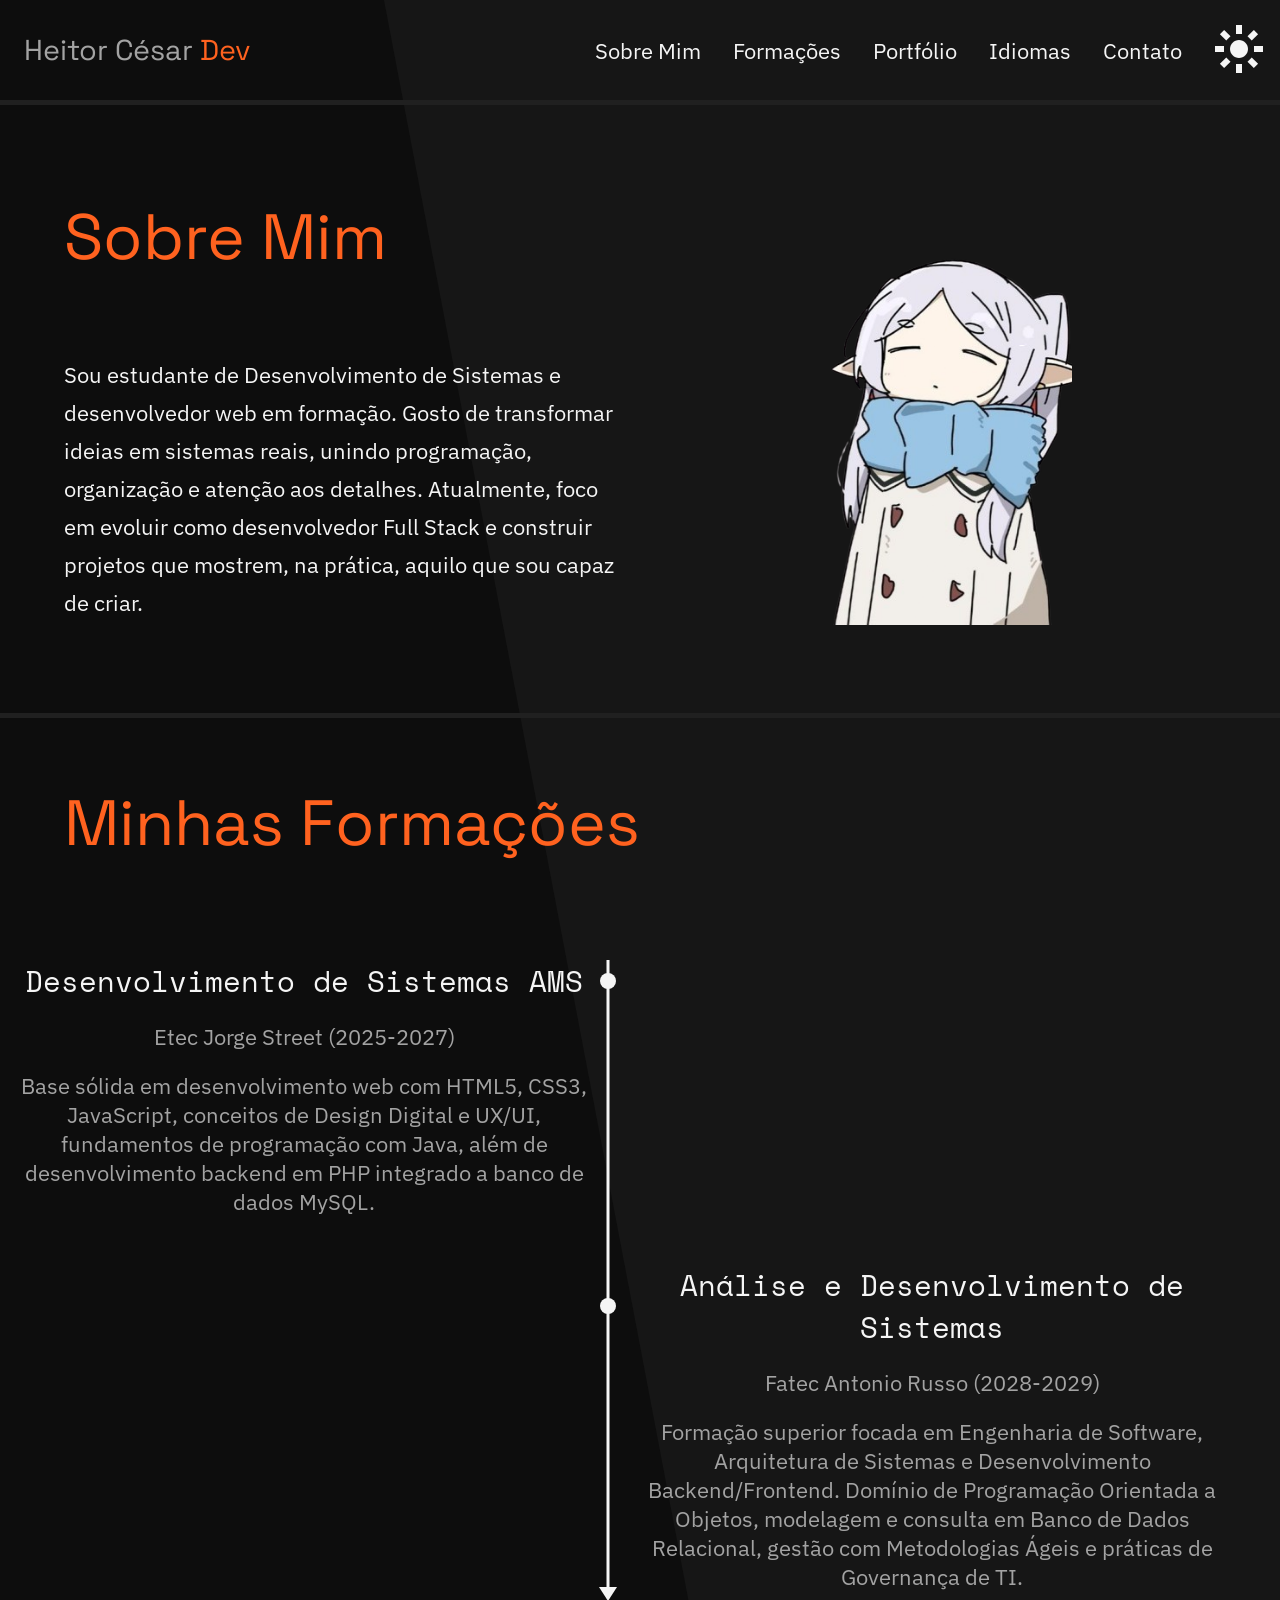
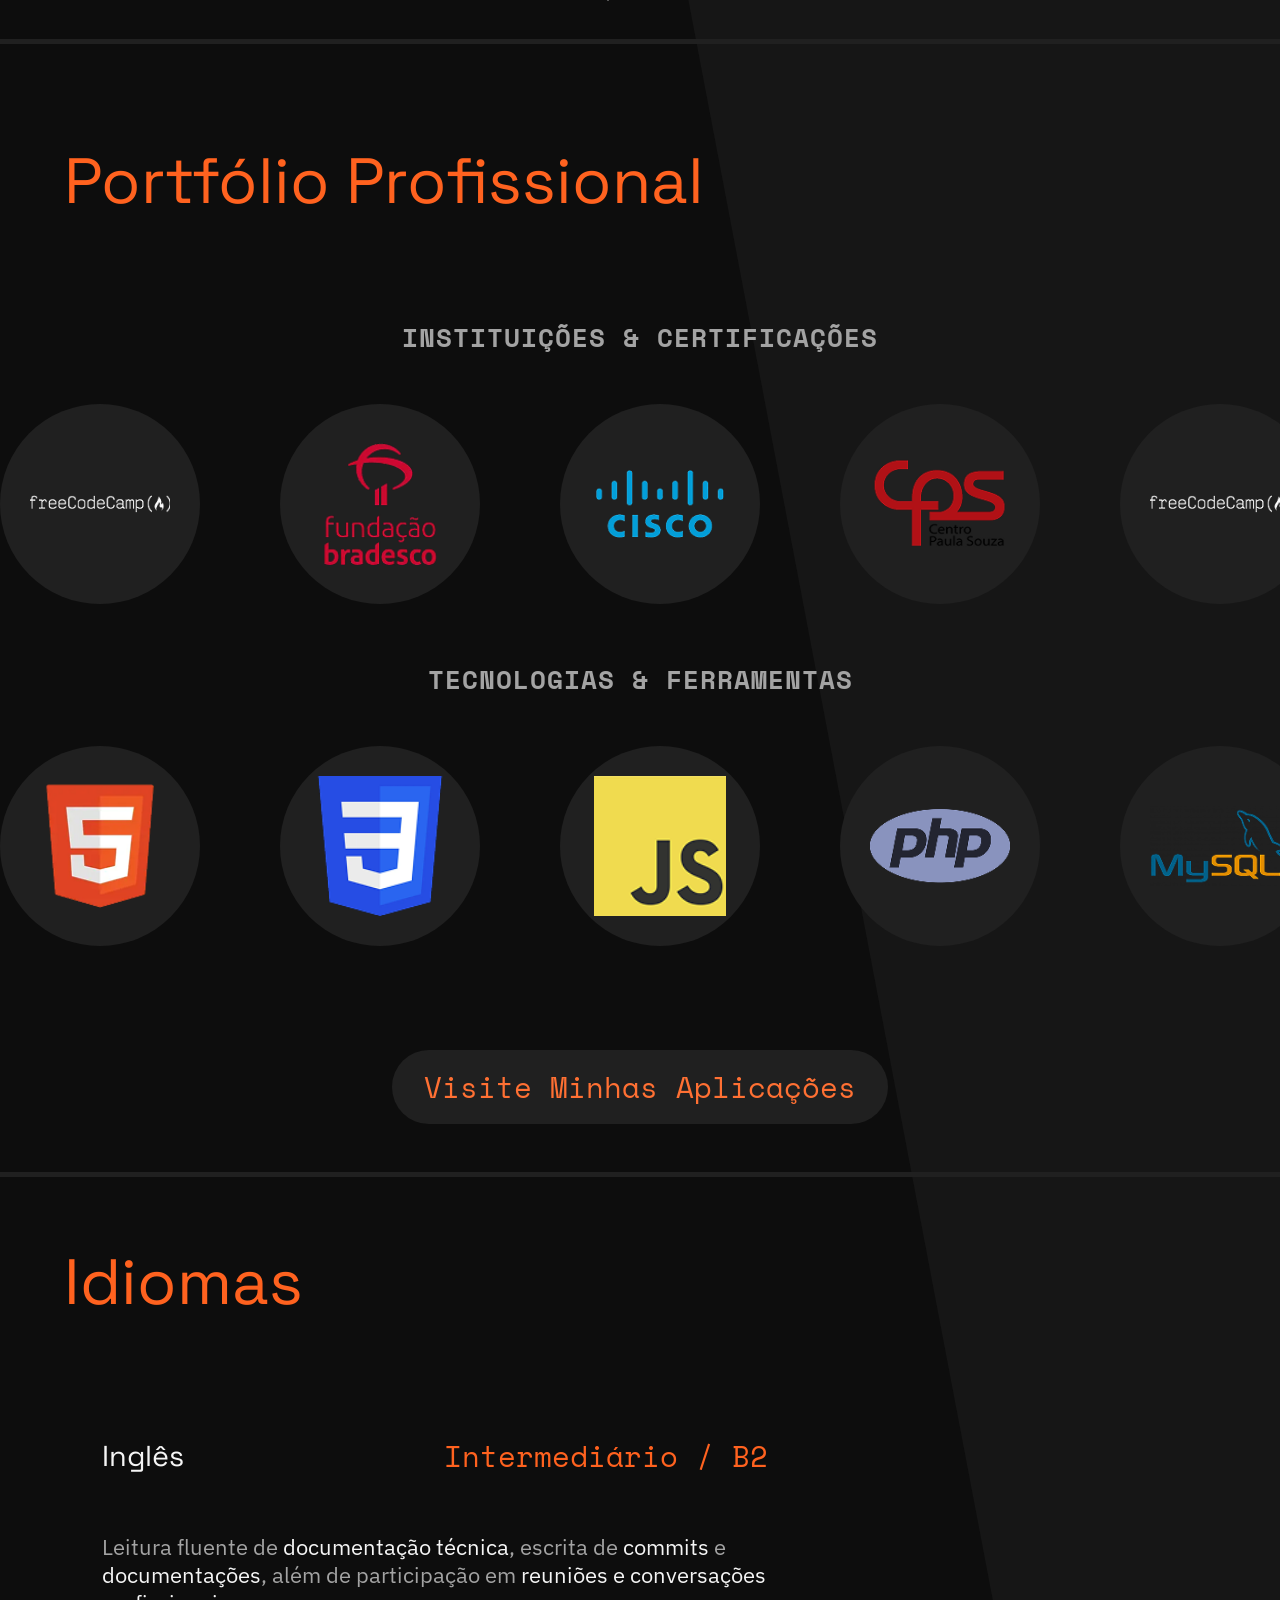
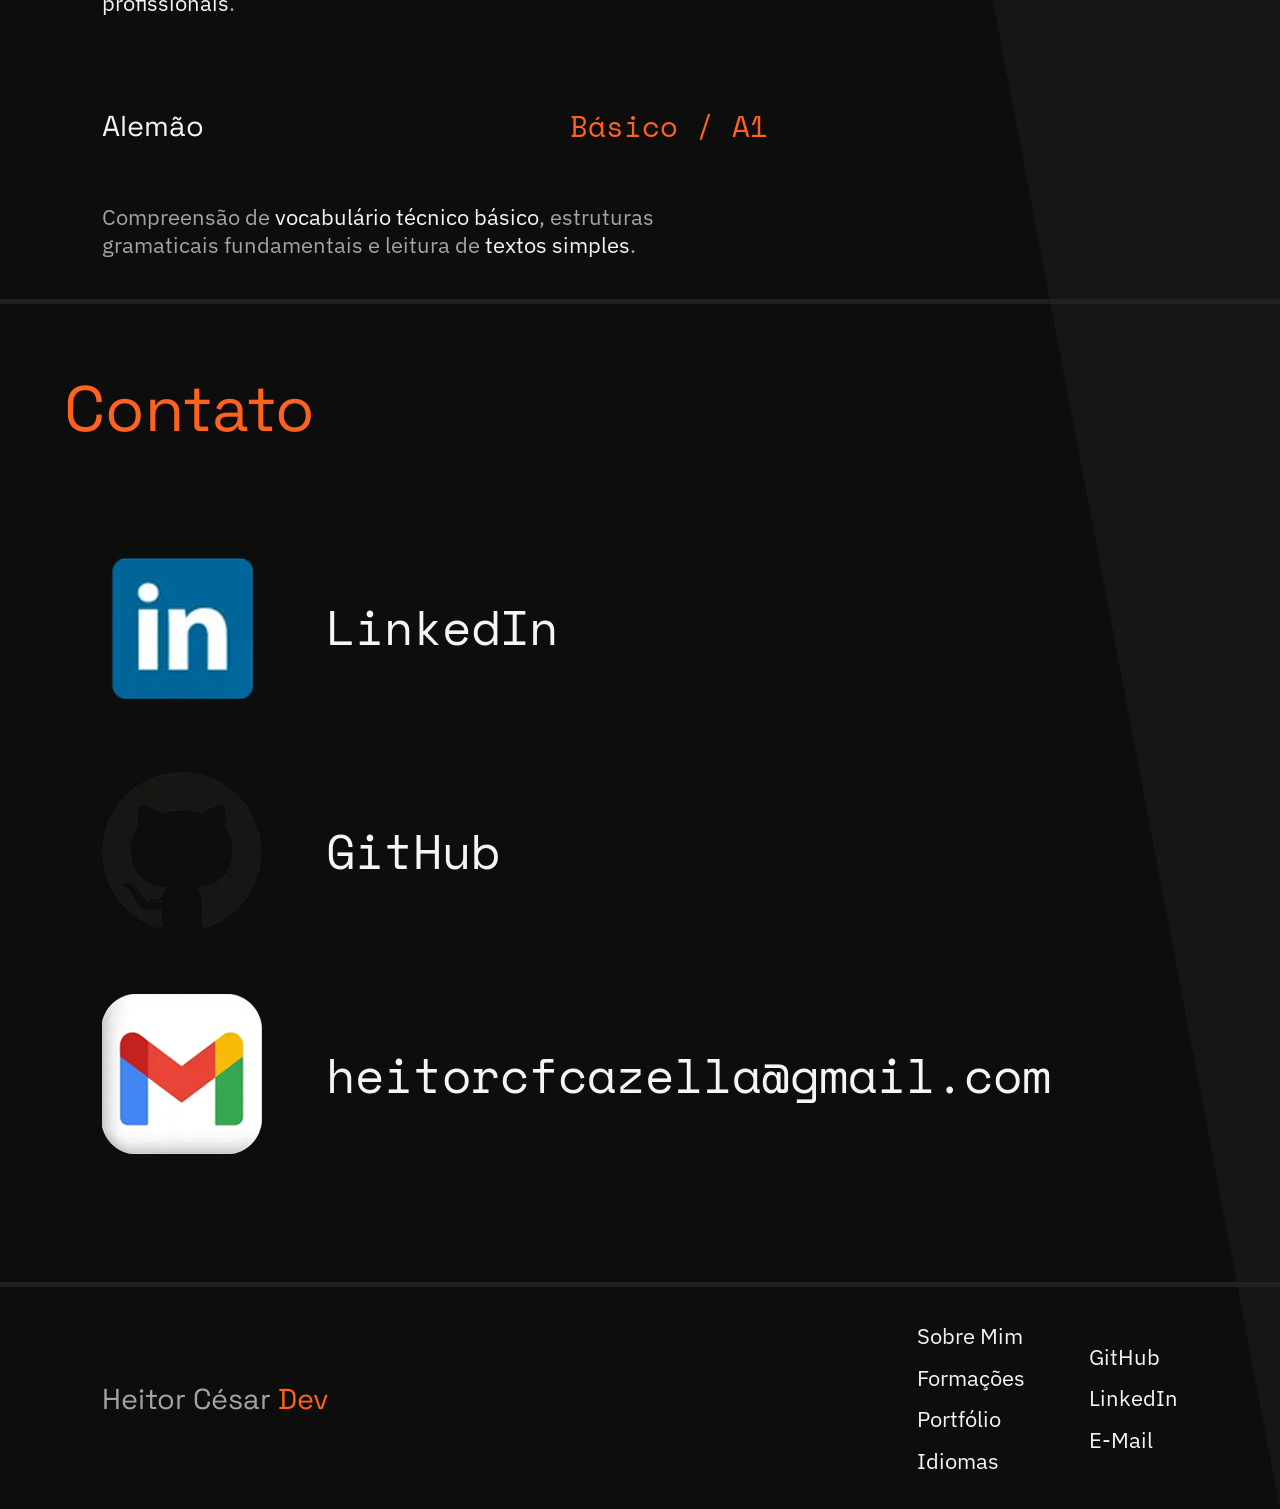
<file: index.html>
<!DOCTYPE html>
<html lang="pt-br">

<head>
  <meta charset="UTF-8">
  <meta name="viewport" content="width=device-width, initial-scale=1.0">
  <link rel="preconnect" href="https://fonts.googleapis.com">
  <link rel="preconnect" href="https://fonts.gstatic.com" crossorigin>
  <link
    href="https://fonts.googleapis.com/css2?family=IBM+Plex+Sans:wght@400;500;600;700&family=Space+Grotesk:wght@400;500;600;700&family=Space+Mono:wght@400;700&display=swap"
    rel="stylesheet">
  <link rel="stylesheet" href="./css/style.css">
  <link rel="icon" type="image/x-icon" href="./assets/logo.svg">
  <title>Heitor César Dev - Sobre Mim</title>
</head>

<body>
  <div class="page-wrapper">
    <div class="diagonal-background"></div>

    <div class="conteudo">
      <header>
        <div class="logo">
          <span class="nome">Heitor César </span><span class="texto-dev">Dev</span>
        </div>

        <button id="theme-toggle-mobile" class="theme-toggle" aria-label="Alternar tema">
          <img src="./assets/sun.svg" alt="Ícone de Sol" class="icon-sun">
          <img src="./assets/moon.svg" alt="Ícone de Lua" class="icon-moon">
        </button>

        <details class="menu-container">
          <summary class="hamburger-btn">☰</summary>
          <nav class="nav-links">
            <a href="#sobre-mim" onclick="fecharMenu()">Sobre Mim</a>
            <a href="#formacoes" onclick="fecharMenu()">Formações</a>
            <a href="#portfolio" onclick="fecharMenu()">Portfólio</a>
            <a href="#idiomas" onclick="fecharMenu()">Idiomas</a>
            <a href="#contato" onclick="fecharMenu()">Contato</a>
          </nav>
        </details>

        <!--Desktop-->
        <div class="acoes-header">
          <div class="links-desktop">
            <a href="#sobre-mim">Sobre Mim</a>
            <a href="#formacoes">Formações</a>
            <a href="#portfolio">Portfólio</a>
            <a href="#idiomas">Idiomas</a>
            <a href="#contato">Contato</a>
          </div>

          <button id="theme-toggle-desktop" class="theme-toggle" aria-label="Alternar tema">
            <img src="./assets/sun.svg" alt="Ícone de Sol" class="icon-sun">
            <img src="./assets/moon.svg" alt="Ícone de Lua" class="icon-moon">
          </button>
        </div>
        
      </header>

      <main>
        <section id="sobre-mim">
          <h1>Sobre Mim</h1>
          <img src="./assets/foto_teste.png" alt="Foto Heitor 2026">
          <p>Sou estudante de Desenvolvimento de Sistemas e desenvolvedor web em formação. 
            Gosto de transformar ideias em sistemas reais, unindo programação, organização e atenção aos detalhes. 
            Atualmente, foco em evoluir como desenvolvedor Full Stack e 
            construir projetos que mostrem, na prática, aquilo que sou capaz de criar.</p>
        </section>

        <section id="formacoes">
          <h1>Minhas Formações</h1>
          <div class="timeline">
            <article class="timeline-item">
              <div class="content">
                <h2>Desenvolvimento de Sistemas AMS
                  <span class="circle"></span>
                </h2>
                <p class="instituicao">Etec Jorge Street (2025-2027)</p>
                <p>Base sólida em desenvolvimento web com HTML5, CSS3, JavaScript, conceitos de Design Digital e UX/UI,
                  fundamentos de programação com Java, além de desenvolvimento backend em PHP integrado a banco de dados
                  MySQL.</p>
              </div>
            </article>

            <article class="timeline-item">
              <div class="content">
                <h2>Análise e Desenvolvimento de Sistemas
                  <span class="circle"></span>
                </h2>
                <p class="instituicao">Fatec Antonio Russo (2028-2029)</p>
                <p>Formação superior focada em Engenharia de Software, Arquitetura de Sistemas e Desenvolvimento
                  Backend/Frontend. Domínio de Programação Orientada a Objetos, modelagem e consulta em Banco de Dados
                  Relacional, gestão com Metodologias Ágeis e práticas de Governança de TI.</p>
              </div>
            </article>
          </div>
        </section>

        <section id="portfolio">
          <h1>Portfólio Profissional</h1>

          <div class="carousel-block">
            <h3 class="subtitulo-carrossel">Instituições & Certificações</h3>
            <div class="carousel-container">
              <div class="carousel-track track-direita">
                <!-- Grupo 1 -->
                <div class="logo-circle">
                  <img src="./assets/freecodecamp-dark-mode.png" alt="freeCodeCamp" class="fcc-dark-mode">
                  <img src="./assets/freecodecamp-light-mode.png" alt="freeCodeCamp" class="fcc-light-mode">
                </div>
                <div class="logo-circle"><img src="./assets/fund_bradesco.png" alt="Fundação Bradesco"></div>
                <div class="logo-circle"><img src="./assets/cisco.png" alt="Cisco"></div>
                <div class="logo-circle"><img src="./assets/cps.png" alt="Centro Paula Souza"></div>

                <!-- Grupo 2 -->
                <div class="logo-circle">
                  <img src="./assets/freecodecamp-dark-mode.png" alt="freeCodeCamp" class="fcc-dark-mode">
                  <img src="./assets/freecodecamp-light-mode.png" alt="freeCodeCamp" class="fcc-light-mode">
                </div>
                <div class="logo-circle"><img src="./assets/fund_bradesco.png" alt="Fundação Bradesco"></div>
                <div class="logo-circle"><img src="./assets/cisco.png" alt="Cisco"></div>
                <div class="logo-circle"><img src="./assets/cps.png" alt="Centro Paula Souza"></div>
              </div>
            </div>
          </div>

          <div class="carousel-block">
            <h3 class="subtitulo-carrossel">Tecnologias & Ferramentas</h3>
            <div class="carousel-container">
              <div class="carousel-track track-esquerda">
                <!-- Grupo 1 -->
                <div class="logo-circle"><img src="./assets/html.png" alt="HTML"></div>
                <div class="logo-circle"><img src="./assets/css.png" alt="CSS"></div>
                <div class="logo-circle"><img src="./assets/javascript.png" alt="JavaScript"></div>
                <div class="logo-circle"><img src="./assets/php.png" alt="PHP"></div>
                <div class="logo-circle"><img src="./assets/mysql.png" alt="MySQL"></div>
                <div class="logo-circle"><img src="./assets/java.png" alt="Java"></div>

                <!-- Grupo 2 -->
                <div class="logo-circle"><img src="./assets/html.png" alt="HTML"></div>
                <div class="logo-circle"><img src="./assets/css.png" alt="CSS"></div>
                <div class="logo-circle"><img src="./assets/javascript.png" alt="JavaScript"></div>
                <div class="logo-circle"><img src="./assets/php.png" alt="PHP"></div>
                <div class="logo-circle"><img src="./assets/mysql.png" alt="MySQL"></div>
                <div class="logo-circle"><img src="./assets/java.png" alt="Java"></div>
              </div>
            </div>
          </div>
          <a href="aplicacoes.html" class="cta-link">Visite Minhas Aplicações</a>

        </section>

        <section id="idiomas">
          <h1>Idiomas</h1>
          <div class="linha-idioma">
            <span class="idioma">Inglês</span>
            <div class="nivel">
              <span class="nivel-mobile">B2</span>
              <span class="nivel-desktop">Intermediário / B2</span>
            </div>
          </div>
          <p class="informacoes-idiomas">Leitura fluente de <span class="negrito">documentação técnica</span>, escrita
            de <span class="negrito">commits</span> e <span class="negrito">documentações</span>, além de participação
            em <span class="negrito">reuniões e conversações profissionais</span>.</p>

          <div class="linha-idioma">
            <span class="idioma">Alemão</span>
            <div class="nivel">
              <span class="nivel-mobile">A1</span>
              <span class="nivel-desktop">Básico / A1</span>
            </div>
          </div>
          <p class="informacoes-idiomas">Compreensão de <span class="negrito">vocabulário técnico básico</span>,
            estruturas gramaticais fundamentais e leitura de <span class="negrito">textos simples</span>.</p>
        </section>

        <section id="contato">
          <h1>Contato</h1>
          <div class="linkedin">
            <img src="./assets/linkedin.png" alt="Logo LinkedIn">
            <a href="https://www.linkedin.com/in/heitor-c%C3%A9sar-f-cazella-correa-69b5bb371" target="_blank"
              class="links">LinkedIn</a>
          </div>
          <div class="github">
            <img src="./assets/github.png" alt="Logo GitHub">
            <a href="https://github.com/heitorcfcazella-prog" target="_blank" class="github-texto">GitHub</a>
          </div>
          <div class="email">
            <img src="./assets/gmail.png" alt="Logo Gmail">
            <a href="mailto:heitorcfcazella@gmail.com" onclick="copiarEmail(event, 'heitorcfcazella@gmail.com')" class="email-mobile">Copiar
              <br>E-Mail</a>
            <a href="mailto:heitorcfcazella@gmail.com" onclick="copiarEmail(event, 'heitorcfcazella@gmail.com')"
              class="email-desktop">heitorcfcazella@gmail.com</a>
          </div>
        </section>
      </main>

      <footer>
        <div class="logo-footer">
          <span class="nome">Heitor César </span><span class="texto-dev">Dev</span>
        </div>
        <div class="container-links">
          <div class="links-esquerda">
            <a href="#sobre-mim">Sobre Mim</a>
            <a href="#formacoes">Formações</a>
            <a href="#portfolio">Portfólio</a>
            <a href="#idiomas">Idiomas</a>
          </div>

          <div class="links-direita">
            <a href="https://github.com/heitorcfcazella-prog" target="_blank" class="github-texto">GitHub</a>
            <a href="https://www.linkedin.com/in/heitor-c%C3%A9sar-f-cazella-correa-69b5bb371" target="_blank"
              class="links">LinkedIn</a>
            <a href="mailto:heitorcfcazella@gmail.com" onclick="copiarEmail(event, 'heitorcfcazella@gmail.com')" class="links">E-Mail</a>
          </div>
        </div>
      </footer>
    </div>
  </div>
  <script src="./js/script.js"></script>
</body>

</html>
</file>
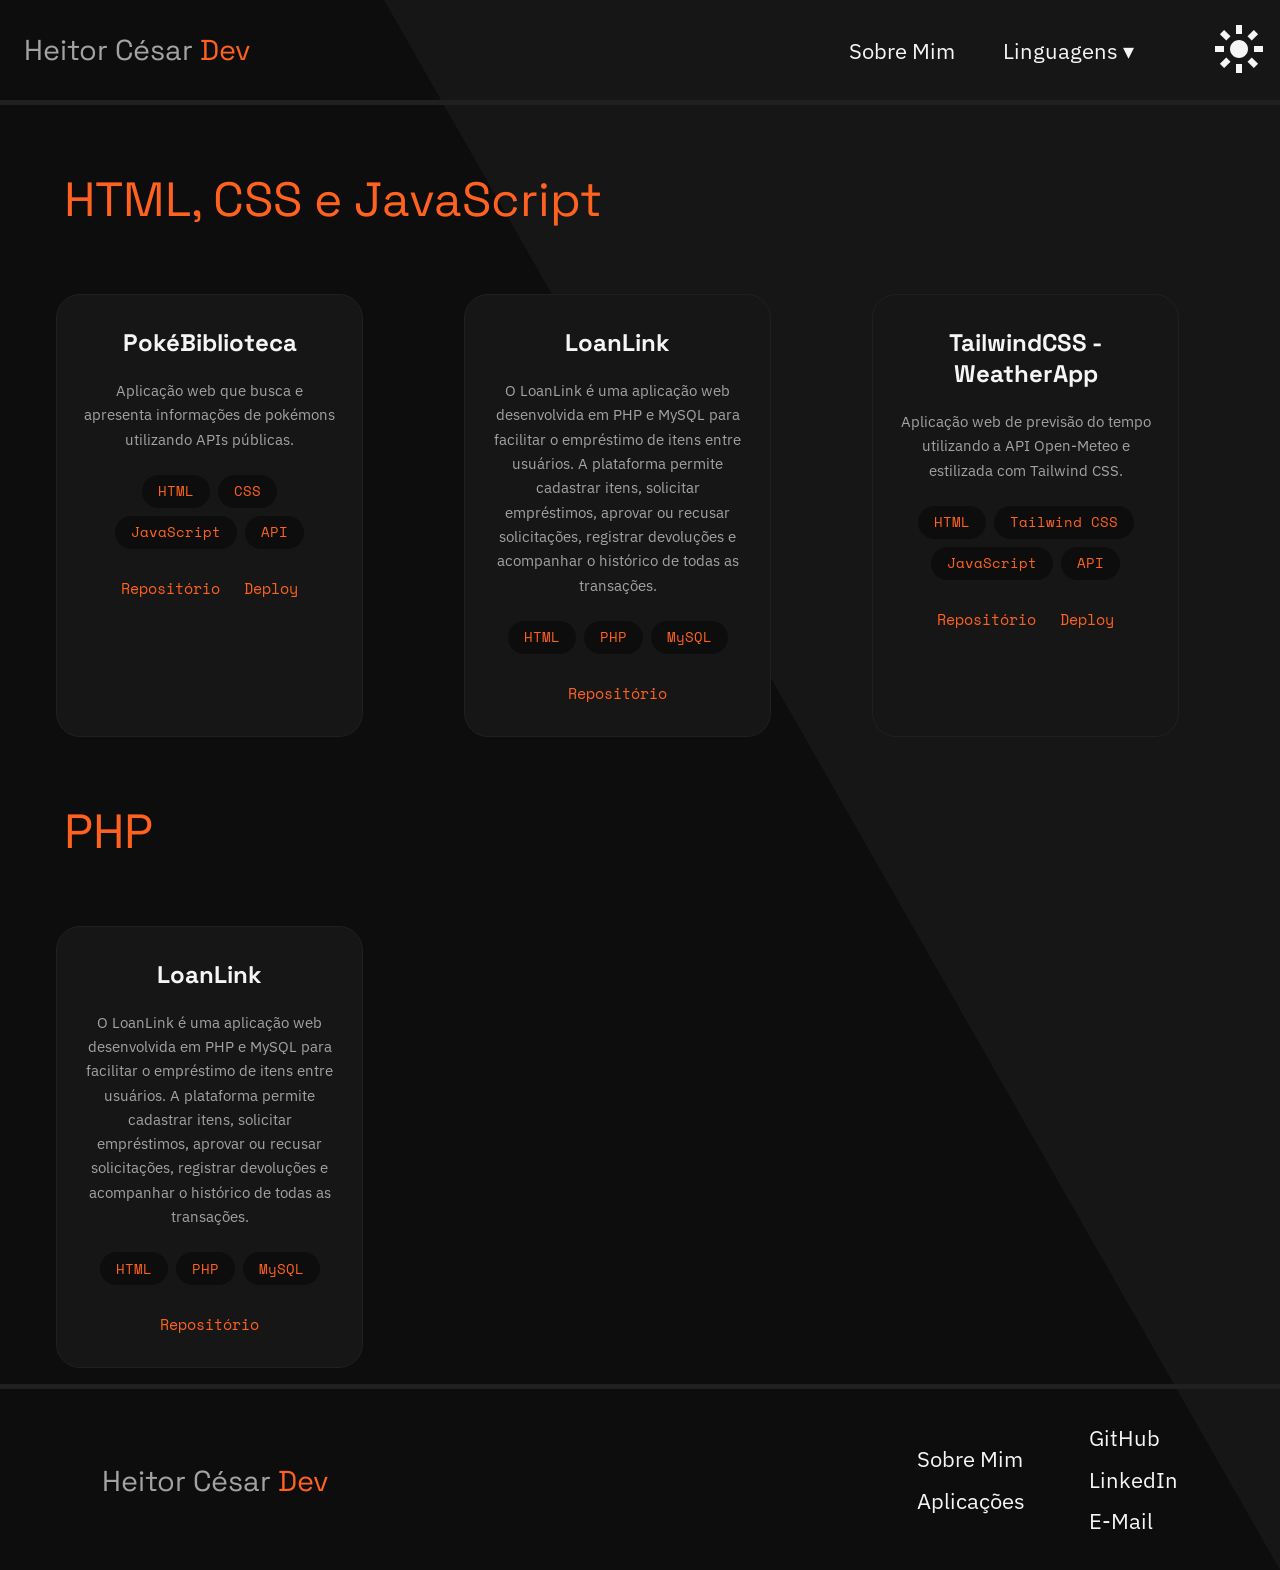
<file: aplicacoes.html>
<!DOCTYPE html>
<html lang="pt-br">

<head>
  <meta charset="UTF-8">
  <meta name="viewport" content="width=device-width, initial-scale=1.0">
  <link rel="preconnect" href="https://fonts.googleapis.com">
  <link rel="preconnect" href="https://fonts.gstatic.com" crossorigin>
  <link
    href="https://fonts.googleapis.com/css2?family=IBM+Plex+Sans:wght@400;500;600;700&family=Space+Grotesk:wght@400;500;600;700&family=Space+Mono:wght@400;700&display=swap"
    rel="stylesheet">
  <link rel="stylesheet" href="./css/styleAplicacoes.css">
  <link rel="icon" type="image/x-icon" href="./assets/logo.svg">
  <title>Heitor César Dev - Aplicações</title>
</head>

<body>
  <div class="page-wrapper">
    <div class="diagonal-background"></div>

    <div class="conteudo">
      <header>
        <div class="logo">
          <span class="nome">Heitor César </span><span class="texto-dev">Dev</span>
        </div>

        <button id="theme-toggle-mobile" class="theme-toggle" aria-label="Alternar tema">
          <img src="./assets/sun.svg" alt="Ícone de Sol" class="icon-sun">
          <img src="./assets/moon.svg" alt="Ícone de Lua" class="icon-moon">
        </button>

        <details class="menu-container">
          <summary class="hamburger-btn">☰</summary>
          <nav class="nav-links">
            <a href="index.html" onclick="fecharMenu()">Sobre Mim</a>
            <a href="#html-css-js" onclick="fecharMenu()">HTML-CSS-JS</a>
            <a href="#php" onclick="fecharMenu()">PHP</a>
          </nav>
        </details>

        <div class="acoes-header">
          <nav>
            <div class="links-desktop">
              <a href="index.html">Sobre Mim</a>
              <div class="dropdown">
                <a href="#" class="dropdown-btn">Linguagens ▾</a>
                <div class="dropdown-menu">
                  <a href="#html-css-js">HTML-CSS-JS</a>
                  <a href="#php">PHP</a>
                </div>
              </div>
            </div>
          </nav>


          <button id="theme-toggle-desktop" class="theme-toggle" aria-label="Alternar tema">
            <img src="./assets/sun.svg" alt="Ícone de Sol" class="icon-sun">
            <img src="./assets/moon.svg" alt="Ícone de Lua" class="icon-moon">
          </button>
        </div>
      </header>
      <main>
        <section id="html-css-js">
          <h1>HTML, CSS e JavaScript</h1>
          <div class="grid">
            
          </div>



        </section>
        <section id="php">
          <h1>PHP</h1>
          <div class="grid">

          </div>
        </section>
      </main>
      <footer>
        <div class="logo-footer">
          <span class="nome">Heitor César </span><span class="texto-dev">Dev</span>
        </div>
        <div class="container-links">
          <div class="links-esquerda">
            <a href="index.html">Sobre Mim</a>
            <a href="#html-css-js">Aplicações</a>
          </div>

          <div class="links-direita">
            <a href="https://github.com/heitorcfcazella-prog" target="_blank" class="github-texto">GitHub</a>
            <a href="https://www.linkedin.com/in/heitor-c%C3%A9sar-f-cazella-correa-69b5bb371" target="_blank"
              class="links">LinkedIn</a>
            <a href="mailto:heitorcfcazella@gmail.com" onclick="copiarEmail(event, 'heitorcfcazella@gmail.com')" class="links">E-Mail</a>
          </div>
        </div>
      </footer>

    </div>

    <script type="module" src="./js/scriptAplicacoes.js"></script>
</body>

</html>
</file>
<file: css/style.css>
html {
  scroll-behavior: smooth;
}

* {
  margin: 0;
  padding: 0;
  box-sizing: border-box;
}

:root {
  --bg-primary: #0d0d0d;
  --bg-secondary: #161616;
  --text-main: #f5f5f5;
  --text-muted: #a3a3a3;
  --accent: #ff621f;
  --accent-hover: #ff7033;
  --border: #202020;

  --font-title: 'Space Grotesk', sans-serif;
  --font-body: 'IBM Plex Sans', sans-serif;
  --font-code: 'Space Mono', monospace;

  --font-size-body: 1rem;
  --font-size-subtitle: 1.375rem;
  --font-size-link: 1.5rem;
  --font-size-title: 2rem;
}

[data-theme="light"] {
  --bg-primary: #f8f9fa;
  --bg-secondary: #e9ecef;
  --text-main: #121212;
  --text-muted: #555555;
  --accent: #e0520d;
  --accent-hover: #ff7033;
  --border: #dee2e6;
}

body {
  background-color: var(--bg-primary);
  color: var(--text-main);
  font-family: var(--font-body);
  font-weight: 400;
  font-size: var(--font-size-body);
  transition: background-color 0.3s, color 0.3s;
}

a {
  text-decoration: none;
}

.page-wrapper {
  position: relative;
  width: 100%;
  overflow: hidden;
  background-color: var(--bg-primary);
}

.diagonal-background {
  position: absolute;
  top: 0;
  right: 0;
  width: 50%;
  height: 100%;
  background-color: var(--bg-secondary);
  clip-path: polygon(0 0, 100% 0, 100% 100%);
  z-index: 1;
}

.conteudo {
  position: relative;
  z-index: 2;
}

header {
  display: flex;
  justify-content: space-between;
  align-items: center;
  padding: 1rem;
  position: relative;
}

.nome {
  color: var(--text-muted);
  font-family: var(--font-title);
  font-size: var(--font-size-title);
}

.texto-dev {
  color: var(--accent);
  font-family: var(--font-title);
  font-size: var(--font-size-title);
}

#theme-toggle-mobile {
  display: inline;
}

#theme-toggle-desktop {
  display: none;
}

.theme-toggle {
  background: transparent;
  border: none;
  border-radius: 50%;
  width: 50px;
  height: 50px;
  display: flex;
  align-items: center;
  justify-content: center;
  cursor: pointer;
  font-size: 1rem;
  transition: background-color 0.3s ease, border-color 0.3s ease;
}

.theme-toggle:hover {
  background-color: var(--border);
}

.theme-toggle img {
  width: 3rem;
  height: auto;
  object-fit: contain;
}

/* Padrão (Dark Mode): Exibe o Sol, Esconde a Lua */
.theme-toggle .icon-sun {
  display: inline-block;
}

.theme-toggle .icon-moon {
  display: none;
}

/* Estado Light Mode: Esconde o Sol, Exibe a Lua */
[data-theme="light"] .theme-toggle .icon-sun {
  display: none;
}

[data-theme="light"] .theme-toggle .icon-moon {
  display: inline-block;
}

.menu-container {
  display: inline;
}

.links-desktop {
  display: none;
}

.hamburger-btn {
  list-style: none;
  cursor: pointer;
  user-select: none;
  color: var(--text-muted);
  font-size: var(--font-size-title);
}

.nav-links {
  display: flex;
  flex-direction: column;
  position: absolute;
  top: 100%;
  left: 0;
  width: 100%;
  background-color: var(--bg-secondary);
  box-shadow: 0 4px 6px rgba(0, 0, 0, 0.3);
}

.nav-links a {
  padding: 1rem;
  color: var(--text-main);
  border-bottom: 1px solid var(--border);
}

h1 {
  text-align: center;
  padding: 1rem;
  font-size: var(--font-size-title);
  font-family: var(--font-title);
  color: var(--accent);
}

header,
#sobre-mim,
#formacoes,
#portfolio,
#idiomas,
#contato {
  border-bottom: 5px solid var(--border);
}

#sobre-mim img {
  width: 100%;
  max-width: 312px;
  height: auto;
  display: block;
  margin: 0 auto;
}

#sobre-mim p {
  margin: 10%;
}

.timeline {
  position: relative;
  padding-right: 40px;
  margin: 2rem 5% 2rem 0;
}

.timeline::before {
  content: '';
  position: absolute;
  top: 0;
  right: 15px;
  width: 3px;
  height: 100%;
  background-color: var(--text-main);
}

.timeline::after {
  content: '';
  position: absolute;
  bottom: -10px;
  right: 7px;
  width: 0;
  height: 0;
  border-left: 9px solid transparent;
  border-right: 9px solid transparent;
  border-top: 14px solid var(--text-main);
}

.timeline-item {
  position: relative;
  margin-bottom: 3rem;
  margin-left: 10%;
  text-align: center;
}

.timeline-item h2 {
  position: relative;
}

.circle {
  position: absolute;
  top: 50%;
  transform: translateY(-50%);
  right: -32px;
  width: 16px;
  height: 16px;
  background-color: var(--text-main);
  border-radius: 50%;
  z-index: 2;
}

.content h2 {
  font-family: var(--font-code);
  color: var(--text-main);
  font-size: var(--font-size-subtitle);
  font-weight: normal;
}

.content p {
  font-family: var(--font-body);
  color: var(--text-muted);
  padding-top: 20px;
}

/* Contêiner da Seção */
#portfolio {
  text-align: center;
  padding: 2rem 0;
}

#portfolio h1 {
  margin-bottom: 2rem;
}

/* Estilo para os subtítulos do carrossel */
.subtitulo-carrossel {
  font-family: var(--font-code);
  color: var(--text-muted);
  margin-bottom: 1.5rem;
  text-transform: uppercase;
  letter-spacing: 1px;
}

/* Blocos dos Carrosseis */
.carousel-block {
  margin-bottom: 3.5rem;
}

.carousel-container {
  width: 100%;
  overflow: hidden;
  position: relative;
}

.carousel-track {
  display: flex;
  width: max-content;
  gap: 2rem;
  /* Espaçamento entre as logos no mobile */
}

/* Esfera/Círculo de Fundo das Logos */
.logo-circle {
  width: 100px;
  height: 100px;
  background-color: var(--border);
  border-radius: 50%;
  display: flex;
  align-items: center;
  justify-content: center;
  flex-shrink: 0;
}

.logo-circle img {
  width: 70%;
  height: 70%;
  object-fit: contain;
}

/* Dark Mode (Padrão): Exibe a imagem dark e oculta a light */
.logo-circle .fcc-dark-mode {
  display: block;
}

.logo-circle .fcc-light-mode {
  display: none;
}

/* Light Mode: Oculta a imagem dark e exibe a light */
[data-theme="light"] .logo-circle .fcc-dark-mode {
  display: none;
}

[data-theme="light"] .logo-circle .fcc-light-mode {
  display: block;
}

/* Animações e Sentidos */
.track-direita {
  animation: moverDireita 12s linear infinite;
}

.track-esquerda {
  animation: moverEsquerda 15s linear infinite;
}

.carousel-track:hover {
  animation-play-state: paused;
}

/* --- KEYFRAMES --- */
@keyframes moverDireita {
  0% {
    transform: translateX(-50%);
  }

  100% {
    transform: translateX(0%);
  }
}

@keyframes moverEsquerda {
  0% {
    transform: translateX(0%);
  }

  100% {
    transform: translateX(-50%);
  }
}

.cta-link {
  display: inline-block;
  font-family: var(--font-code);
  color: var(--accent-hover);
  background-color: var(--border);
  margin: 1rem 0;
  padding: 1rem 2rem;
  border-radius: 50px;
  transition: 0.3s ease;
}

.cta-link:active {
  color: var(--border);
  background-color: var(--accent);
}

.linha-idioma {
  display: flex;
  justify-content: space-between;
  align-items: center;
  width: 80%;
  padding: 0.8rem 0;
}

.idioma {
  color: var(--text-main);
  font-family: var(--font-title);
  font-size: var(--font-size-subtitle);
  padding-left: 15%;
}

.nivel {
  color: var(--accent);
  font-family: var(--font-code);
  font-size: var(--font-size-subtitle);
}

.nivel-desktop {
  display: none;
}

.nivel-mobile {
  display: inline;
}

.informacoes-idiomas {
  color: var(--text-muted);
  margin: 0 10%;
  padding-bottom: 10%;
}

.negrito {
  color: var(--text-main);
}

#contato {
  padding-bottom: 10%;
}

#contato img {
  width: 80px;
  height: 80px;
  object-fit: contain;
  display: block;
}

.linkedin,
.github,
.email {
  display: flex;
  justify-content: flex-start;
  align-items: center;
  gap: 25%;
  width: 100%;
  max-width: 220px;
  margin: 0 auto;
  padding: 0.8rem 0;
  font-size: var(--font-size-link);
}

.email-desktop {
  display: none;
}

.email-mobile {
  display: inline;
}

#contato a {
  color: var(--text-main);
  transition: 0.3s ease;
}

#contato a:active {
  color: var(--accent-hover);
}

.logo-footer {
  text-align: center;
  margin: 5% 0 10% 0;
}

.container-links {
  display: flex;
  justify-content: center;
  align-items: center;
  gap: 3rem;
  width: 100%;
  margin-bottom: 2.5rem;
}

.links-esquerda,
.links-direita {
  display: flex;
  flex-direction: column;
  gap: 0.8rem;
}

footer a {
  color: var(--text-main);
  line-height: 1.5;
  display: block;
  transition: 0.3s ease;
}

footer a:active {
  color: var(--accent-hover);
}

@media (min-width: 768px) {
  :root {
    --font-size-title: 4rem;
    --font-size-header: 2.75rem;
    --font-size-link: 3rem;
    --font-size-subtitle: 1.8rem;
    --font-size-body: 1.4rem;
    --line-height-body: 1.75rem;
  }

  body {
    font-size: var(--font-size-body);
  }

  /* header */

  .diagonal-background {
    width: 70%;
  }

  .nome,
  .texto-dev {
    font-size: var(--font-size-subtitle);
  }

  .logo {
    padding: 1rem 0.5rem;
  }

  .acoes-header {
    display: flex;
    align-items: center;
    gap: 2rem;
  }

  #theme-toggle-mobile {
    display: none;
  }

  #theme-toggle-desktop {
    display: inline;
    margin-left: 0;
  }

  .hamburger-btn {
    display: none;
  }

  .links-desktop {
    display: flex;
    gap: 2rem;
    margin-right: 0;
  }

  .links-desktop a {
    color: var(--text-main);
    transition: 0.2s ease;
  }

  .links-desktop a:hover {
    color: var(--accent);
  }

  h1 {
    font-size: var(--font-size-title);
    font-weight: normal;
    text-align: left;
    padding: 4rem 5%;
  }

  /* sobre mim */
  #sobre-mim {
    display: grid;
    grid-template-columns: 1fr 1fr;
    align-items: center;
    gap: 1.5rem 3rem;
    padding: 4rem 5%;
  }

  #sobre-mim h1 {
    grid-column: 1;
    grid-row: 1;
    margin: 0;
    padding: 0;
    text-align: left;
    margin-bottom: 0;
  }

  #sobre-mim p {
    grid-column: 1;
    grid-row: 2;
    margin: 0;
    line-height: 1.7;
    padding: 0;
    margin-top: 0;
  }

  #sobre-mim img {
    grid-column: 2;
    grid-row: 1 / span 2;
    width: 480px;
    height: 480px;
    object-fit: cover;
    padding: 1.5rem;
    margin: 0 auto;
  }

  .timeline {
    padding-right: 0;
  }

  .timeline::before {
    left: 50%;
    right: auto;
    transform: translateX(-50%);
    /* Centralização perfeita */
  }

  .timeline::after {
    left: 50%;
    right: auto;
    transform: translateX(-50%);
  }

  .timeline-item {
    position: relative;
    width: 50%;
    margin-left: 20px;
    margin-right: auto;
    padding-right: 40px;
    text-align: center;
  }

  .timeline-item h2 {
    display: block;
    margin: 0;
  }

  .timeline-item .circle {
    position: absolute;
    top: 50%;
    right: -20px;
    left: auto;
    transform: translate(50%, -50%);
  }

  .timeline-item:nth-child(even) {
    margin-left: auto;
    margin-right: 0;
    padding-right: 0;
    padding-left: 40px;
    text-align: center;
  }

  /* Círculo do Lado Direito */
  .timeline-item:nth-child(even) .circle {
    position: absolute;
    top: 50%;
    left: -40px;
    right: auto;
    transform: translate(-50%, -50%);
  }

  /* Alinha a instituição do lado esquerdo para a direita */
  .timeline-item .instituicao {
    text-align: right;
  }

  /* Alinha a instituição do lado direito para a esquerda */
  .timeline-item:nth-child(even) .instituicao {
    text-align: left;
  }

  .timeline-item .instituicao,
  .timeline-item:nth-child(even) .instituicao {
    text-align: center;
  }

  .carousel-track {
    gap: 5rem;
  }

  .logo-circle {
    width: 200px;
    height: 200px;
  }

  .logo-circle img {
    width: 70%;
    height: 70%;
    object-fit: contain;
  }

  .subtitulo-carrossel {
    margin-bottom: 3rem;
  }

  .cta-link {
    margin: 3rem 0 1rem 0;
    padding: 1rem 2rem;
    border-radius: 50px;
    font-size: var(--font-size-subtitle);
    transition: 0.3s ease;
  }

  .cta-link:hover {
    color: var(--border);
    background-color: var(--accent);
  }

  .cta-link:active {
    opacity: 0.7;
  }

  /* idiomas */

  #idiomas > *:not(h1:not([class])) {
    /* Recuo em relação ao canto esquerdo e topo da tela */
    padding-left: 8%;
    padding-top: 3rem;
  }

  .linha-idioma {
    display: flex;
    justify-content: space-between;
    align-items: center;
    width: 60%;
    padding: 1rem 0 0.5rem 0;
  }

  .idioma {
    padding-left: 0;
  }

  .informacoes-idiomas {
    margin: 0;
    width: 60%;
    /* Garante a quebra de linha idêntica à foto */
    padding-bottom: 2.5rem;
    font-size: var(--font-size-body);
    line-height: var(--line-height-body);
  }

  .nivel-mobile {
    display: none;
  }

  .nivel-desktop {
    display: inline;
  }

  /* contato */

  #contato > *:not(h1:not([class])) {
    padding-left: 8%; 
  }

  #contato img {
    width: 160px; /* Ajustado proporcionalmente para desktop */
    height: 160px;
    object-fit: contain;
    display: block;
  }

  .linkedin,
  .github,
  .email {
    display: flex;
    justify-content: flex-start;
    align-items: center;
    gap: 4rem;
    width: 100%;
    max-width: none;
    margin: 0;
    padding: 2rem 0;
    font-family: var(--font-code);
    font-size: var(--font-size-link);
  }

  .email{
    padding-bottom: 0;
  }

  .email-mobile {
    display: none;
  }

  .email-desktop {
    display: inline;
  }

  #contato a:hover{
    color: var(--accent-hover);
  }

  /* footer */
  footer {
    display: flex;
    justify-content: space-between;
    align-items: center;
    padding: 2rem 8%; /* Mantém o alinhamento com o resto do site */
  }

  .logo-footer {
    text-align: left;
    margin: 0;
    font-size: var(--font-size-subtitle); /* Aumenta o tamanho da logo no desktop */
  }

  .container-links {
    width: auto;
    margin-bottom: 0;
    gap: 4rem; /* Distância entre a coluna da esquerda e a da direita */
  }

  .links-esquerda,
  .links-direita {
    gap: 0.5rem;
  }

  footer a {
    font-size: var(--font-size-body);
  }

  footer a:hover{
    color: var(--accent-hover);
  }

}
</file>
<file: css/styleAplicacoes.css>
html {
  scroll-behavior: smooth;
}

* {
  margin: 0;
  padding: 0;
  box-sizing: border-box;
}

:root {
  --bg-primary: #0d0d0d;
  --bg-secondary: #161616;
  --text-main: #f5f5f5;
  --text-muted: #a3a3a3;
  --accent: #ff621f;
  --accent-hover: #ff7033;
  --border: #202020;

  --font-title: 'Space Grotesk', sans-serif;
  --font-body: 'IBM Plex Sans', sans-serif;
  --font-code: 'Space Mono', monospace;

  --font-size-body: 1rem;
  --font-size-subtitle: 1.375rem;
  --font-size-link: 1.5rem;
  --font-size-title: 2rem;
}

[data-theme="light"] {
  --bg-primary: #f8f9fa;
  --bg-secondary: #e9ecef;
  --text-main: #121212;
  --text-muted: #555555;
  --accent: #e0520d;
  --accent-hover: #ff7033;
  --border: #dee2e6;
}

body {
  background-color: var(--bg-primary);
  color: var(--text-main);
  font-family: var(--font-body);
  font-weight: 400;
  font-size: var(--font-size-body);
  transition: background-color 0.3s, color 0.3s;
}

header {
  display: flex;
  justify-content: space-between;
  align-items: center;
  padding: 1rem;
  position: relative;
}

h1 {
  text-align: center;
  padding: 1rem;
  font-size: var(--font-size-title);
  font-family: var(--font-title);
  color: var(--accent);
}

header{
  border-bottom: 5px solid var(--border);
}

footer{
  border-top: 5px solid var(--border);
  margin-top: 1rem;
}

a {
  text-decoration: none;
}

.page-wrapper {
  position: relative;
  width: 100%;
  overflow: hidden;
  background-color: var(--bg-primary);
}

.diagonal-background {
  position: absolute;
  top: 0;
  right: 0;
  width: 50%;
  height: 100%;
  background-color: var(--bg-secondary);
  clip-path: polygon(0 0, 100% 0, 100% 100%);
  z-index: 1;
}

.conteudo {
  position: relative;
  z-index: 2;
}

.nome {
  color: var(--text-muted);
  font-family: var(--font-title);
  font-size: var(--font-size-title);
}

.texto-dev {
  color: var(--accent);
  font-family: var(--font-title);
  font-size: var(--font-size-title);
}

#theme-toggle-mobile {
  display: inline;
}

#theme-toggle-desktop {
  display: none;
}

.theme-toggle {
  background: transparent;
  border: none;
  border-radius: 50%;
  width: 50px;
  height: 50px;
  display: flex;
  align-items: center;
  justify-content: center;
  cursor: pointer;
  font-size: 1rem;
  transition: background-color 0.3s ease, border-color 0.3s ease;
}

.theme-toggle:hover {
  background-color: var(--border);
}

.theme-toggle img {
  width: 3rem;
  height: auto;
  object-fit: contain;
}

/* Padrão (Dark Mode): Exibe o Sol, Esconde a Lua */
.theme-toggle .icon-sun {
  display: inline-block;
}

.theme-toggle .icon-moon {
  display: none;
}

/* Estado Light Mode: Esconde o Sol, Exibe a Lua */
[data-theme="light"] .theme-toggle .icon-sun {
  display: none;
}

[data-theme="light"] .theme-toggle .icon-moon {
  display: inline-block;
}


.menu-container {
  display: inline;
}

.links-desktop {
  display: none;
}

.hamburger-btn {
  list-style: none;
  cursor: pointer;
  user-select: none;
  color: var(--text-muted);
  font-size: var(--font-size-title);
  outline: none;
}

.hamburger-btn::-webkit-details-marker {
  display: none;
}

.nav-links {
  display: flex;
  flex-direction: column;
  position: absolute;
  top: 100%;
  left: 0;
  width: 100%;
  background-color: var(--bg-secondary);
  box-shadow: 0 4px 6px rgba(0, 0, 0, 0.3);
  z-index: 100;
}

.nav-links a {
  padding: 1rem;
  color: var(--text-main);
  border-bottom: 1px solid var(--border);
}

.card-aplicacoes {
  background-color: var(--bg-secondary);
  border: 1px solid var(--border);
  border-radius: 24px;
  text-align: center;
  padding: 2rem 1.5rem;
  margin: 1.5rem;
  width: 80%;
  max-width: 400px;
  margin: 0 auto 2rem auto;
}

.card-aplicacoes h2 {
  font-family: var(--font-title);
  font-size: 1.5rem;
  font-weight: 700;
  color: var(--text-main);
  margin-bottom: 1.25rem;
}

.card-aplicacoes p {
  font-family: var(--font-body);
  font-size: 0.95rem;
  line-height: 1.6;
  color: var(--text-muted);
  margin-bottom: 1.5rem;
}

/* Área de Tags estilizada como pílulas */
.area-tags {
  display: flex;
  justify-content: center;
  align-items: center;
  flex-wrap: wrap;
  gap: 0.5rem;
  margin-bottom: 1.75rem;
}

.tags {
  font-family: var(--font-code);
  font-size: 0.85rem;
  color: var(--accent);
  background-color: var(--bg-primary);
  padding: 0.4rem 1rem;
  border-radius: 50px;
}

/* Links no rodapé */
.area-links {
  display: flex;
  justify-content: center;
  align-items: center;
  gap: 1.5rem;
}

.area-links a {
  font-family: var(--font-code);
  font-size: 0.95rem;
  color: var(--accent);
  transition: color 0.2s ease;
}

.area-links a:active {
  color: var(--accent-hover);
}

.logo-footer {
  text-align: center;
  margin: 5% 0 10% 0;
}

.container-links {
  display: flex;
  justify-content: center;
  align-items: center;
  gap: 3rem;
  width: 100%;
  margin-bottom: 2.5rem;
}

.links-esquerda,
.links-direita {
  display: flex;
  flex-direction: column;
  gap: 0.8rem;
}

footer a {
  color: var(--text-main);
  line-height: 1.5;
  display: block;
  transition: 0.3s ease;
}

footer a:active {
  color: var(--accent-hover);
}



@media (min-width: 768px) {
  :root {
    --font-size-title: 3rem;
    --font-size-header: 2.75rem;
    --font-size-link: 3rem;
    --font-size-subtitle: 1.8rem;
    --font-size-body: 1.4rem;
    --line-height-body: 1.75rem;
  }

  body {
    font-size: var(--font-size-body);
  }

  h1 {
    font-size: var(--font-size-title);
    font-weight: normal;
    text-align: left;
    padding: 4rem 5%;
  }

  /* header */

  .diagonal-background {
    width: 70%;
  }

  .nome,
  .texto-dev {
    font-size: var(--font-size-subtitle);
  }

  .logo {
    padding: 1rem 0.5rem;
  }

  .acoes-header {
    display: flex;
    align-items: center;
    gap: 2rem;
  }

  #theme-toggle-mobile {
    display: none;
  }

  #theme-toggle-desktop {
    display: inline;
    margin-left: 0;
  }

  .hamburger-btn {
    display: none;
  }

  .links-desktop {
    display: flex;
    gap: 2rem;
    margin-right: 0;
  }

  .links-desktop a {
    color: var(--text-main);
    transition: 0.2s ease;
  }

  .links-desktop a:hover {
    color: var(--accent);
  }

  .links-desktop {
    display: flex;
    align-items: center;
    gap: 3rem;
    margin-right: 3rem;
  }

  .links-desktop a {
    color: var(--text-main);
    transition: color 0.2s ease;
  }

  .links-desktop a:hover {
    color: var(--accent);
  }

  .dropdown {
    position: relative;
  }

  .dropdown-menu {
    display: none;
    position: absolute;
    top: 100%;
    left: 0;
    background-color: var(--bg-secondary);
    border: 1px solid var(--border);
    border-radius: 8px;
    padding: 0.5rem 0;
    min-width: 160px;
    box-shadow: 0 4px 12px rgba(0, 0, 0, 0.3);
    z-index: 100;
  }

  .dropdown:hover .dropdown-menu {
    display: flex;
    flex-direction: column;
  }

  .dropdown-menu a {
    padding: 0.6rem 1rem;
    font-size: var(--font-size-body);
    white-space: nowrap;
  }

  .dropdown-menu a:hover {
    background-color: var(--border);
    color: var(--accent);
  }

  .grid {
    display: grid;
    grid-template-columns: repeat(3, 1fr);
    gap: 1.5rem;
    max-width: 1600px;
    margin: 0 auto 0 2rem;
    padding: 0 1.5rem;
  }

  .card-aplicacoes {
    max-width: none;
    margin: 0;
  }

  .area-links a{
    transition: 0.3s ease;
  }

  .area-links a:hover{
    color: var(--accent-hover);
  }

  .area-links a:active{
    opacity: 0.7;
  }

  footer {
    display: flex;
    justify-content: space-between;
    align-items: center;
    padding: 2rem 8%; /* Mantém o alinhamento com o resto do site */
  }

  .logo-footer {
    text-align: left;
    margin: 0;
    font-size: var(--font-size-subtitle); /* Aumenta o tamanho da logo no desktop */
  }

  .container-links {
    width: auto;
    margin-bottom: 0;
    gap: 4rem; /* Distância entre a coluna da esquerda e a da direita */
  }

  .links-esquerda,
  .links-direita {
    gap: 0.5rem;
  }

  footer a {
    font-size: var(--font-size-body);
  }

  footer a:hover{
    color: var(--accent-hover);
  }
}
</file>
